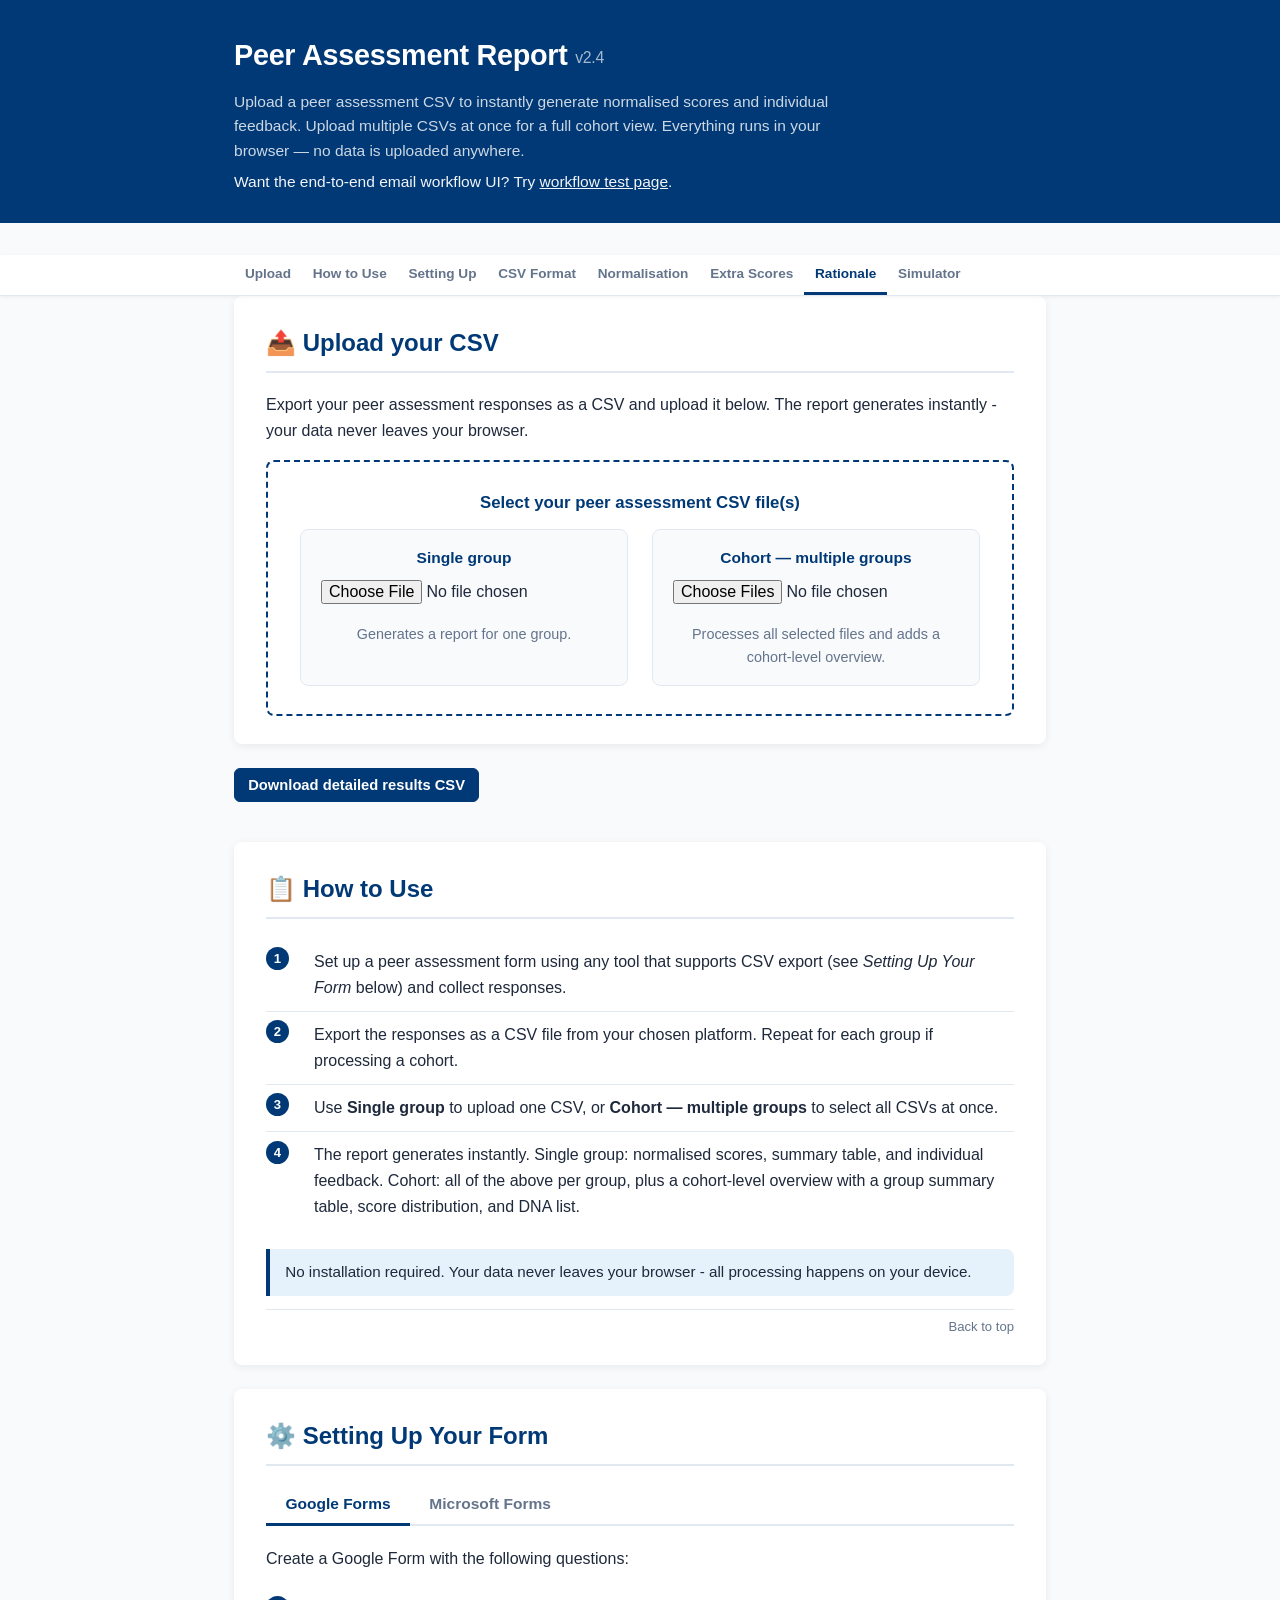
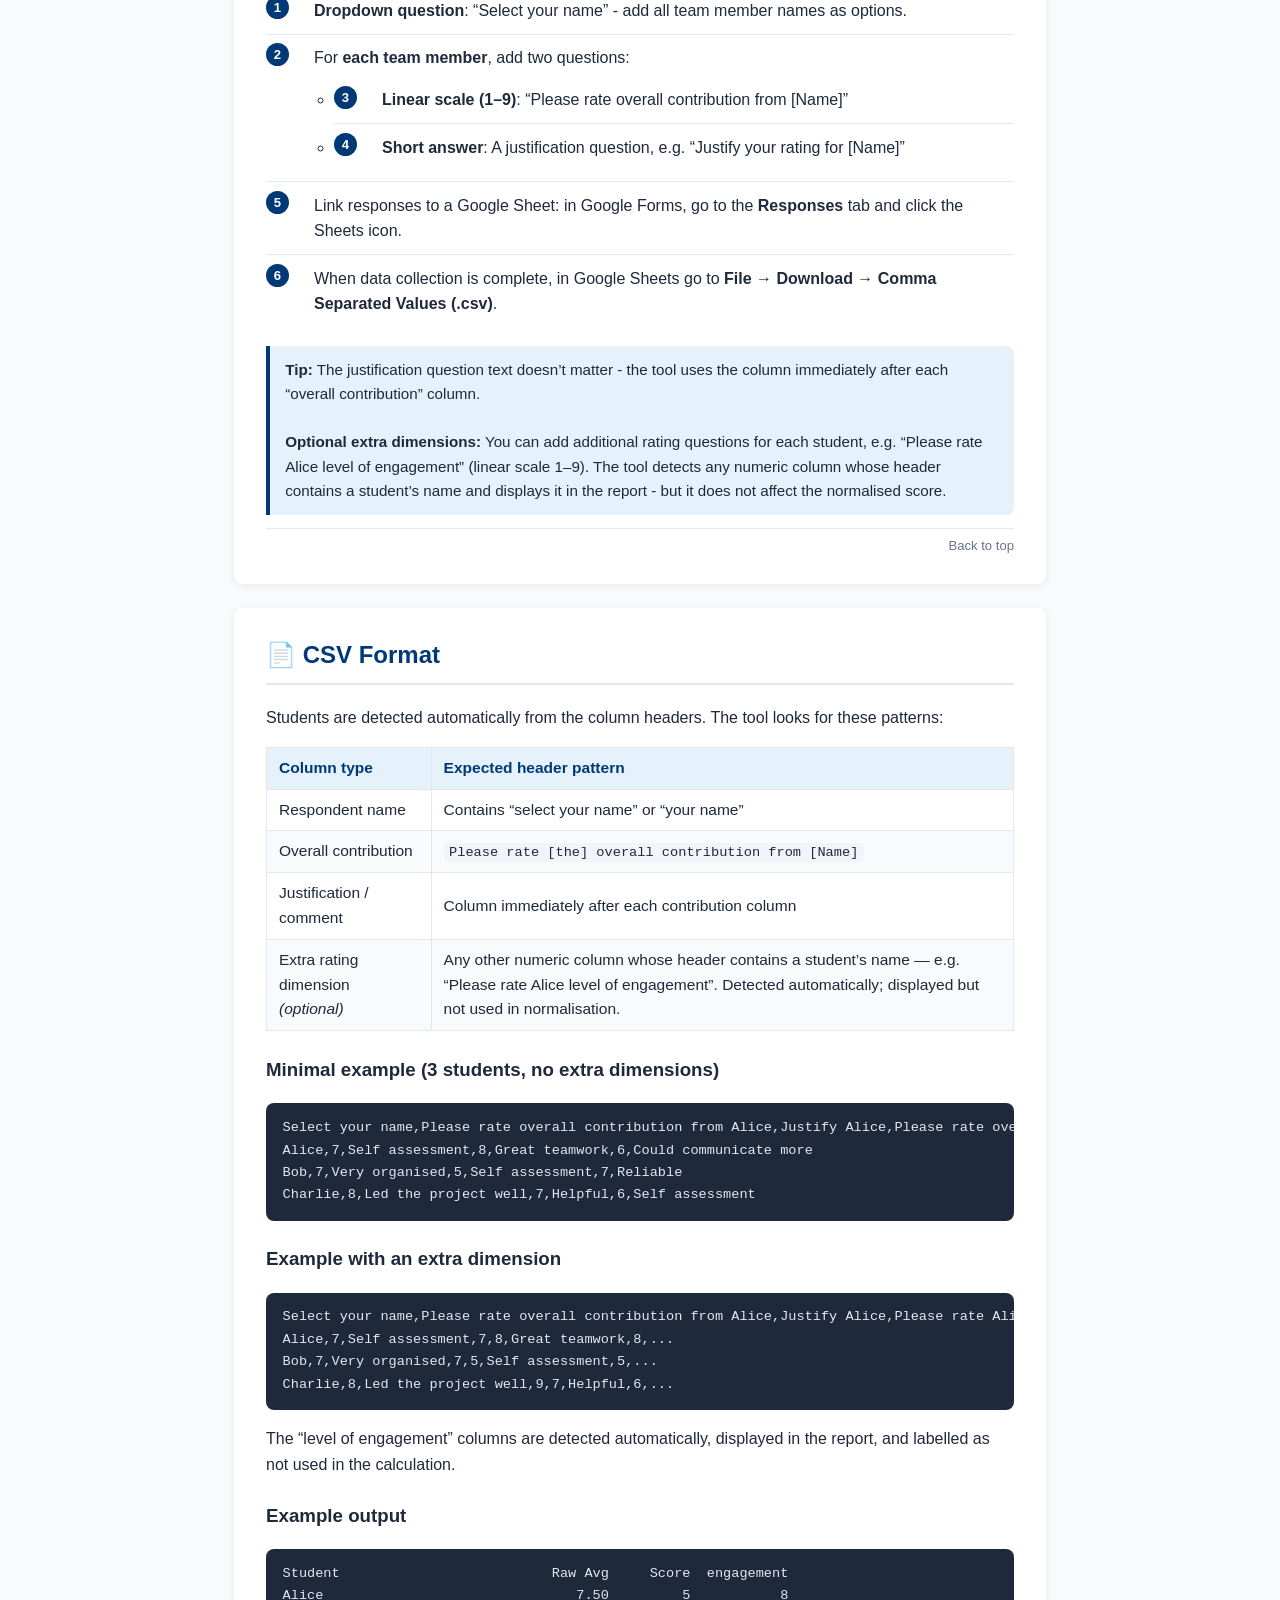
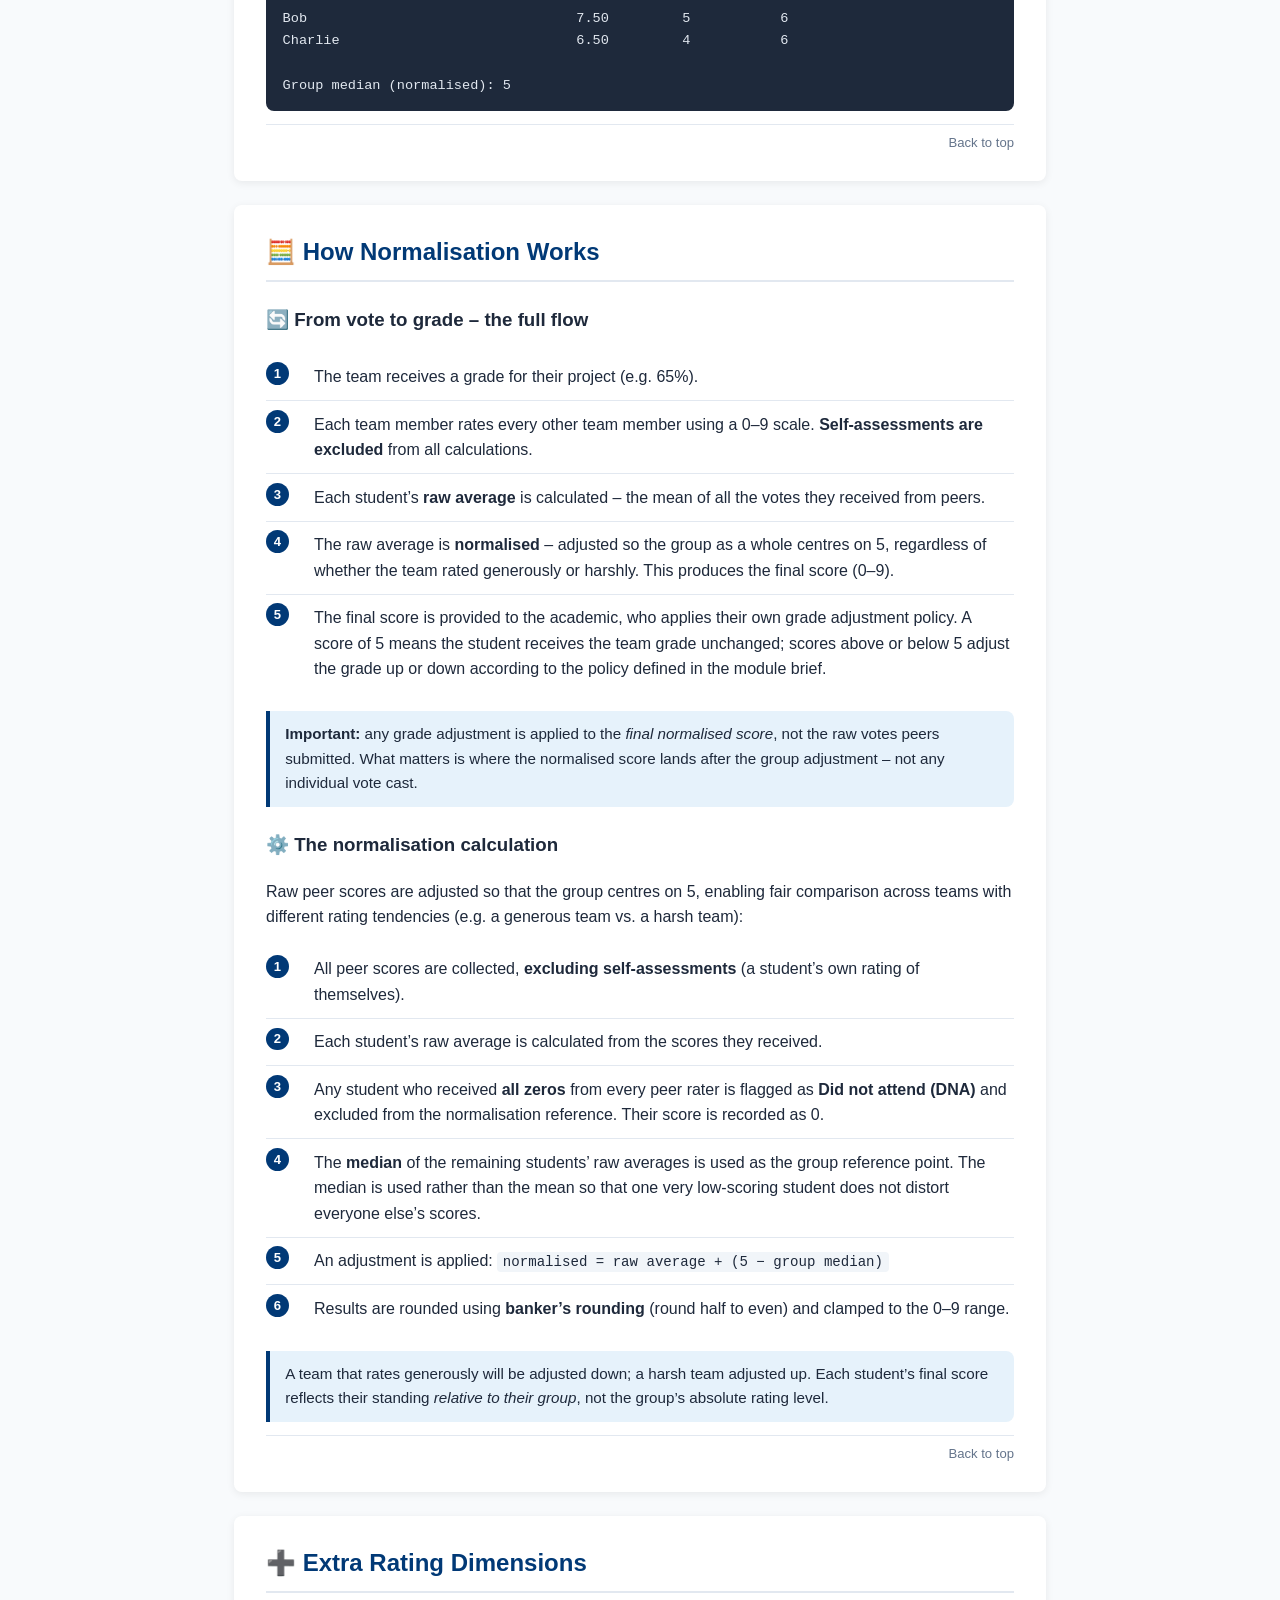
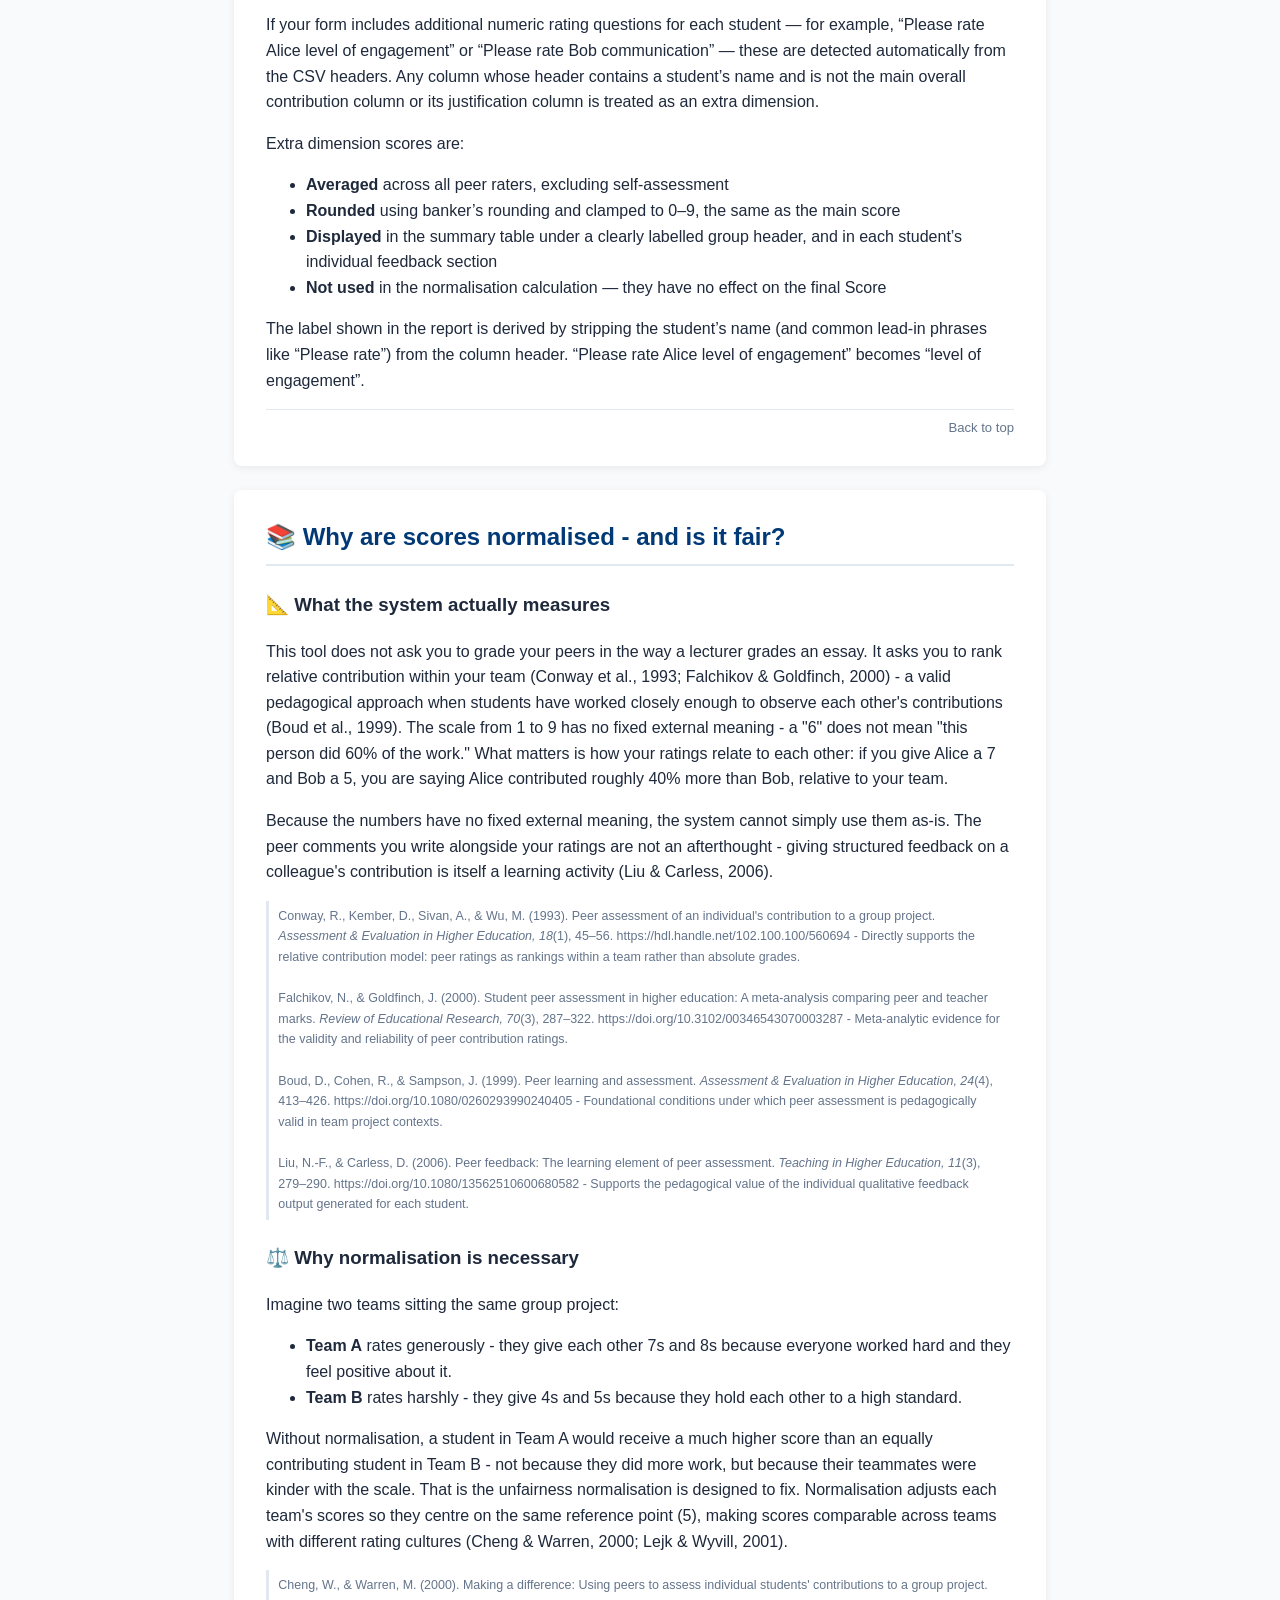
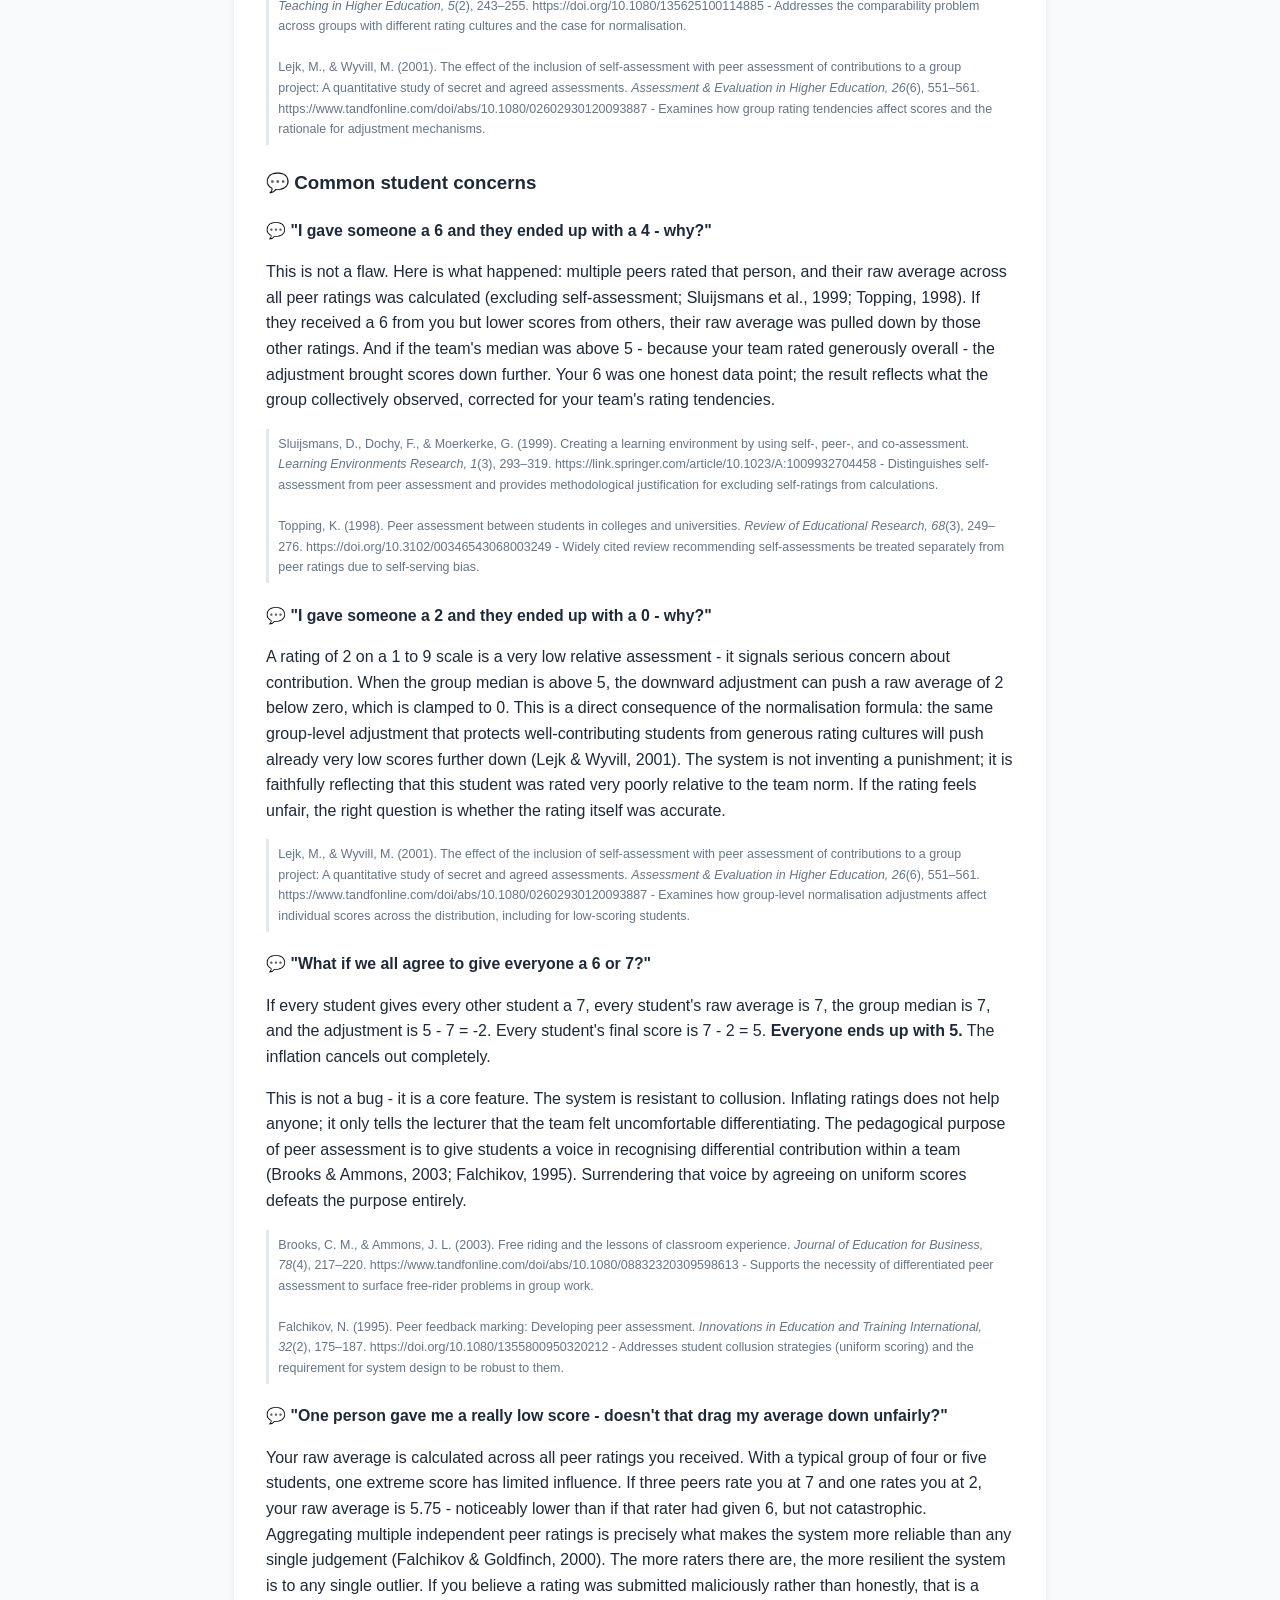
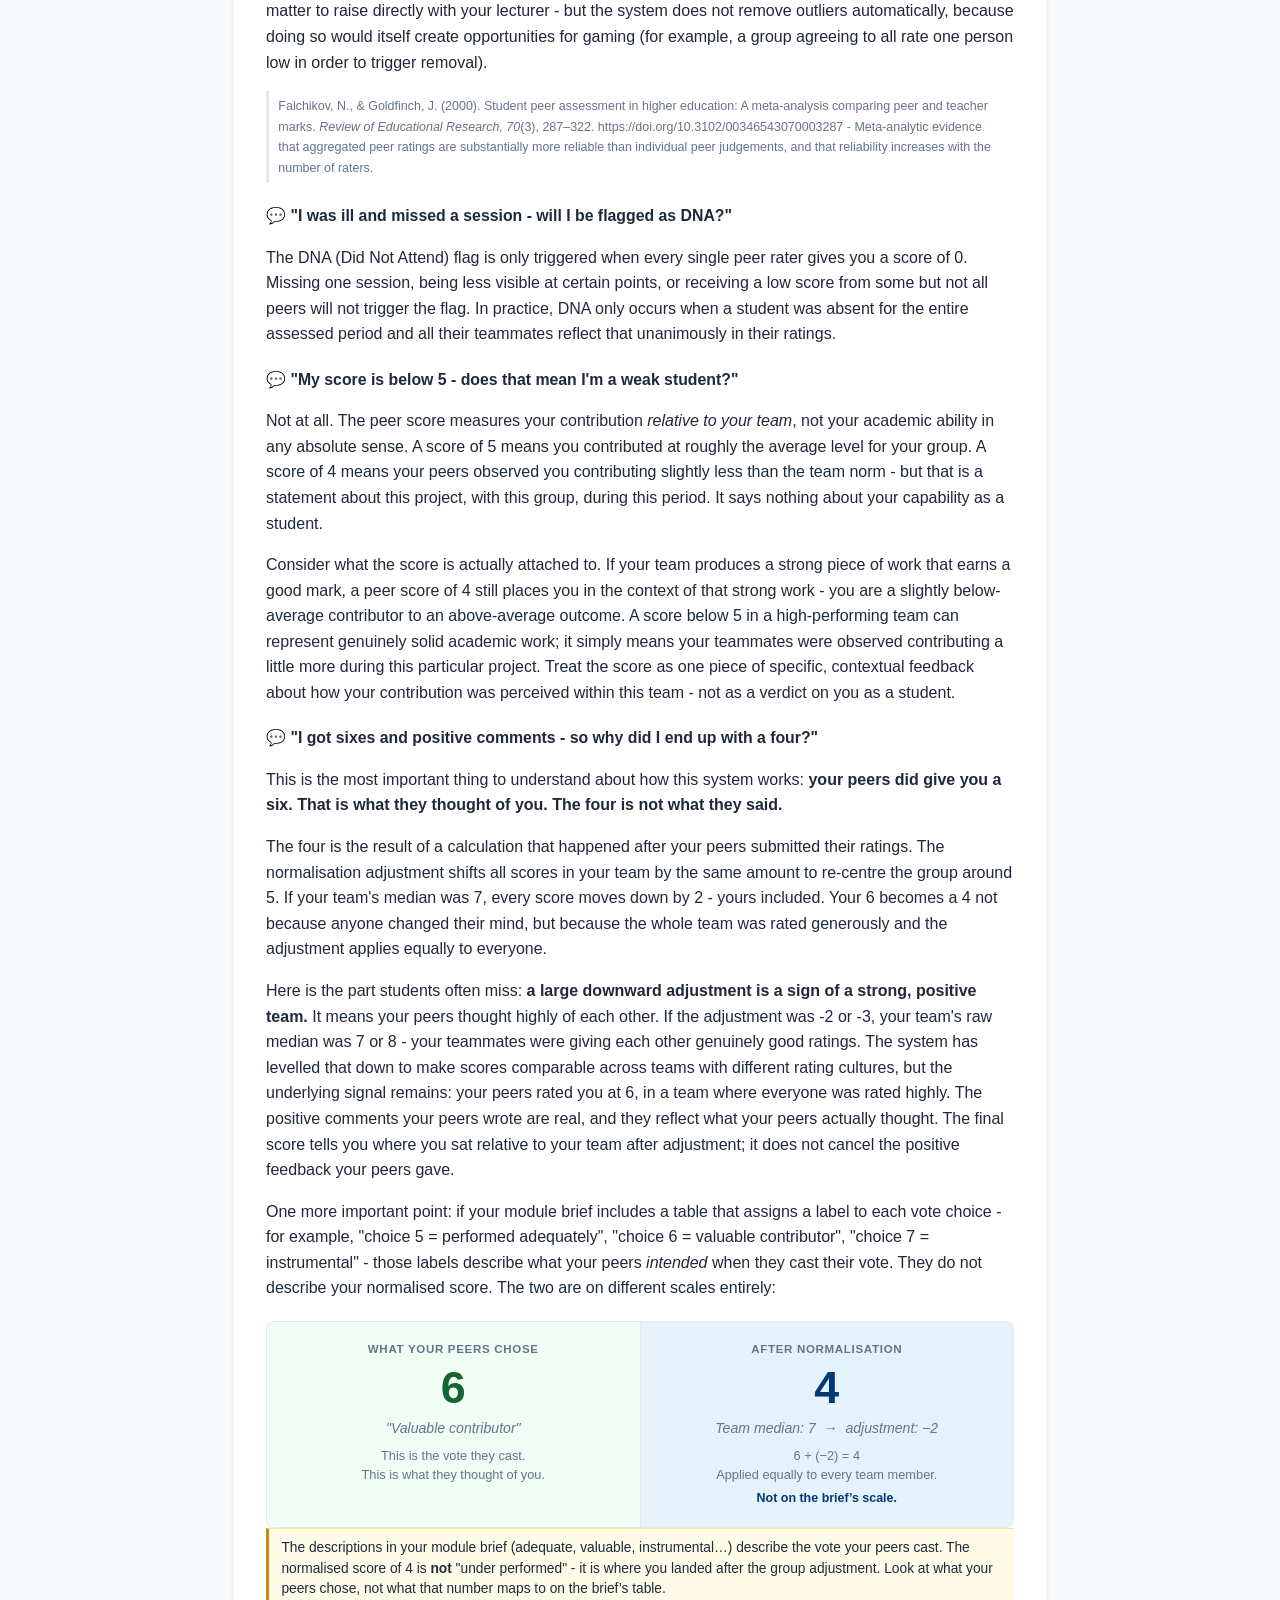
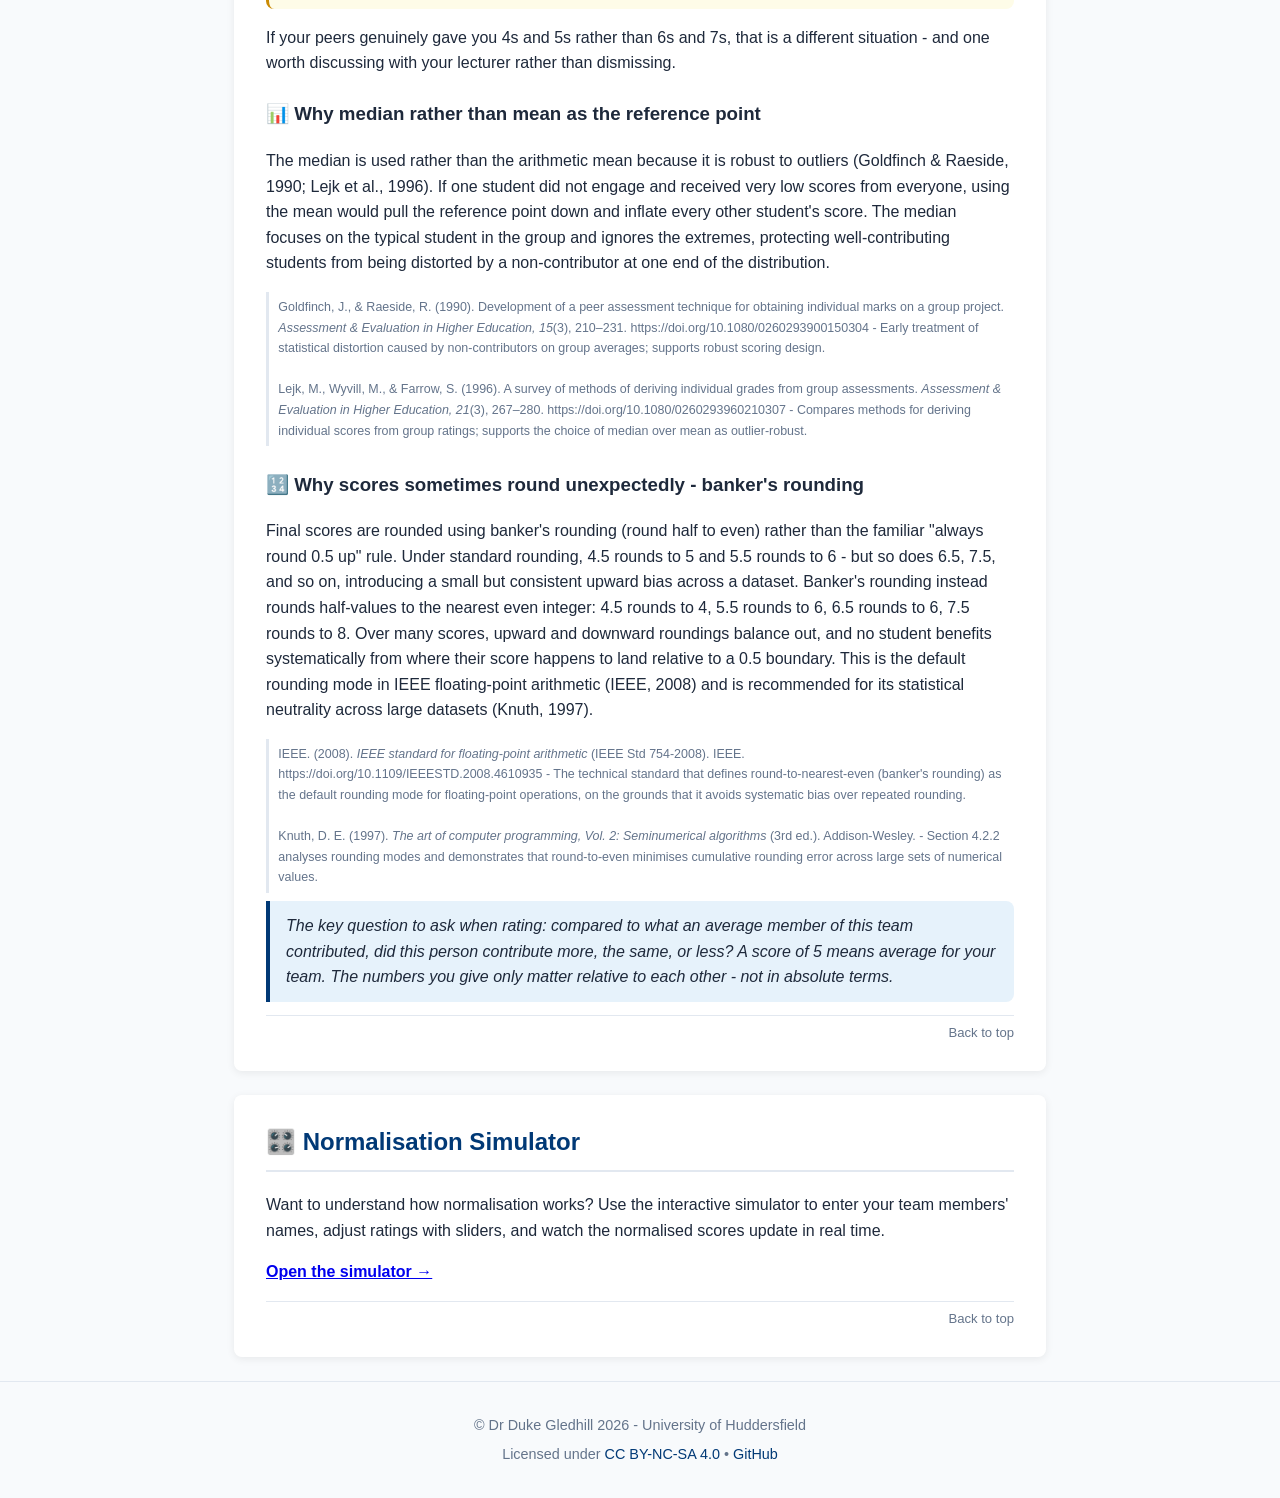
<file: docs/index.html>
<!DOCTYPE html>
<html lang="en">
<head>
    <meta charset="UTF-8">
    <meta name="viewport" content="width=device-width, initial-scale=1.0">
    <title>Peer Assessment Report</title>
    <link rel="stylesheet" href="style.css">
    <style>
        .section-nav {
            background: var(--white);
            border-bottom: 1px solid var(--border);
            position: sticky;
            top: 0;
            z-index: 100;
            box-shadow: 0 1px 4px rgba(0,0,0,0.06);
        }
        .section-nav ul {
            display: flex;
            flex-wrap: wrap;
            gap: 0;
            list-style: none;
            margin: 0 auto;
            padding: 0 1.5em;
            max-width: 860px;
        }
        .section-nav li { flex-shrink: 0; }
        .section-nav a {
            display: block;
            padding: 0.55em 0.8em;
            color: var(--text-muted);
            text-decoration: none;
            font-size: 0.85em;
            font-weight: bold;
            border-bottom: 3px solid transparent;
            white-space: nowrap;
            transition: color 0.15s, border-color 0.15s;
        }
        .section-nav a:hover { color: var(--blue); }
        .section-nav a.active { color: var(--blue); border-bottom-color: var(--blue); }
        .back-to-top {
            display: block;
            text-align: right;
            font-size: 0.82em;
            color: var(--text-muted);
            text-decoration: none;
            margin-top: 1em;
            padding-top: 0.5em;
            border-top: 1px solid var(--border);
        }
        .back-to-top:hover { color: var(--blue); }
        /* Offset anchor scroll targets so sticky nav doesn't obscure them */
        .upload-section, .docs-section {
            scroll-margin-top: 50px;
        }
        /* When upload-section is nested inside a docs-section card, remove outer margin */
        .docs-section .upload-section {
            margin-bottom: 0;
        }
        .upload-options {
            display: flex;
            gap: 1.5em;
            justify-content: center;
            flex-wrap: wrap;
            margin-top: 0.75em;
        }
        .upload-option {
            flex: 1;
            min-width: 220px;
            max-width: 340px;
            background: var(--bg);
            border: 1px solid var(--border);
            border-radius: var(--radius);
            padding: 1em 1.25em;
            text-align: center;
        }
        .upload-option-label {
            font-weight: bold;
            color: var(--blue);
            margin: 0 0 0.5em;
            font-size: 0.97em;
        }
        .group-report {
            background: var(--white);
            border: 1px solid var(--border);
            border-radius: var(--radius);
            margin-bottom: 1em;
            box-shadow: var(--shadow);
        }
        .group-report > summary {
            padding: 1em 1.25em;
            border-bottom: none;
            margin-bottom: 0;
            font-size: 1em;
        }
        details.group-report[open] > summary {
            border-bottom: 1px solid var(--border);
        }
        .group-report-body {
            padding: 1.25em 1.5em;
        }
    </style>
</head>
<body>

<header>
    <div class="container">
        <h1>Peer Assessment Report <span class="version">v2.4</span></h1>
        <p class="subtitle">Upload a peer assessment CSV to instantly generate normalised scores and individual feedback. Upload multiple CSVs at once for a full cohort view. Everything runs in your browser &mdash; no data is uploaded anywhere.</p>
        <p class="subtitle" style="margin-top:0.4em;opacity:0.95;">
            Want the end-to-end email workflow UI? Try <a href="workflow.html" style="color:#fff;text-decoration:underline;">workflow test page</a>.
        </p>
    </div>
</header>

<nav class="section-nav" aria-label="Page sections">
    <ul>
        <li><a href="#section=tool" data-section="tool">Upload</a></li>
        <li><a href="#section=how-to-use" data-section="how-to-use">How to Use</a></li>
        <li><a href="#section=setup" data-section="setup">Setting Up</a></li>
        <li><a href="#section=csv-format" data-section="csv-format">CSV Format</a></li>
        <li><a href="#section=normalisation" data-section="normalisation">Normalisation</a></li>
        <li><a href="#section=extra-scores" data-section="extra-scores">Extra Scores</a></li>
        <li><a href="#section=rationale" data-section="rationale">Rationale</a></li>
        <li><a href="#section=simulator" data-section="simulator">Simulator</a></li>
    </ul>
</nav>

<div class="container">

    <section class="docs-section" id="tool">
        <h2>📤 Upload your CSV</h2>
        <p>Export your peer assessment responses as a CSV and upload it below. The report generates instantly - your data never leaves your browser.</p>
        <div class="upload-section">
            <p class="upload-label">Select your peer assessment CSV file(s)</p>
            <div class="upload-options">
                <div class="upload-option">
                    <p class="upload-option-label">Single group</p>
                    <input type="file" id="csvFile" accept=".csv" />
                    <p class="upload-hint">Generates a report for one group.</p>
                </div>
                <div class="upload-option">
                    <p class="upload-option-label">Cohort &mdash; multiple groups</p>
                    <input type="file" id="csvFiles" accept=".csv" multiple />
                    <p class="upload-hint">Processes all selected files and adds a cohort-level overview.</p>
                </div>
            </div>
        </div>
    </section>

    <div id="exportActions" class="export-actions" hidden>
        <button id="exportCsvBtn" type="button" class="export-btn">Download detailed results CSV</button>
        <button id="exportSummaryCsvBtn" type="button" class="export-btn export-btn-secondary" hidden>Download cohort summary CSV</button>
        <p id="exportMeta" class="export-meta"></p>
    </div>

    <div id="output"></div>

    <section class="docs-section" id="how-to-use">
        <h2>📋 How to Use</h2>
        <ol class="steps">
            <li>Set up a peer assessment form using any tool that supports CSV export (see <em>Setting Up Your Form</em> below) and collect responses.</li>
            <li>Export the responses as a CSV file from your chosen platform. Repeat for each group if processing a cohort.</li>
            <li>Use <strong>Single group</strong> to upload one CSV, or <strong>Cohort &mdash; multiple groups</strong> to select all CSVs at once.</li>
            <li>The report generates instantly. Single group: normalised scores, summary table, and individual feedback. Cohort: all of the above per group, plus a cohort-level overview with a group summary table, score distribution, and DNA list.</li>
        </ol>
        <div class="tip">No installation required. Your data never leaves your browser - all processing happens on your device.</div>
        <a href="#" class="back-to-top">Back to top</a>
    </section>

    <section class="docs-section" id="setup">
        <h2>⚙️ Setting Up Your Form</h2>
        <div class="tabs">
            <div class="tab-btns" role="tablist">
                <button class="tab-btn active" role="tab" aria-selected="true" aria-controls="tab-google" onclick="switchTab(this, 'tab-google')">Google Forms</button>
                <button class="tab-btn" role="tab" aria-selected="false" aria-controls="tab-ms" onclick="switchTab(this, 'tab-ms')">Microsoft Forms</button>
            </div>

            <div id="tab-google" class="tab-panel active" role="tabpanel">
                <p>Create a Google Form with the following questions:</p>
                <ol class="steps">
                    <li><strong>Dropdown question</strong>: &ldquo;Select your name&rdquo; - add all team member names as options.</li>
                    <li>For <strong>each team member</strong>, add two questions:
                        <ul>
                            <li><strong>Linear scale (1&ndash;9)</strong>: &ldquo;Please rate overall contribution from [Name]&rdquo;</li>
                            <li><strong>Short answer</strong>: A justification question, e.g. &ldquo;Justify your rating for [Name]&rdquo;</li>
                        </ul>
                    </li>
                    <li>Link responses to a Google Sheet: in Google Forms, go to the <strong>Responses</strong> tab and click the Sheets icon.</li>
                    <li>When data collection is complete, in Google Sheets go to <strong>File &rarr; Download &rarr; Comma Separated Values (.csv)</strong>.</li>
                </ol>
                <div class="tip"><strong>Tip:</strong> The justification question text doesn&rsquo;t matter - the tool uses the column immediately after each &ldquo;overall contribution&rdquo; column.<br><br><strong>Optional extra dimensions:</strong> You can add additional rating questions for each student, e.g. &ldquo;Please rate Alice level of engagement&rdquo; (linear scale 1&ndash;9). The tool detects any numeric column whose header contains a student&rsquo;s name and displays it in the report - but it does not affect the normalised score.</div>
            </div>

            <div id="tab-ms" class="tab-panel" role="tabpanel">
                <p>Create a Microsoft Form at <a href="https://forms.office.com" target="_blank" rel="noopener">forms.office.com</a> with the following questions:</p>
                <ol class="steps">
                    <li><strong>Choice question</strong>: &ldquo;Select your name&rdquo; - add all team member names as options. Set to allow one answer (dropdown).</li>
                    <li>For <strong>each team member</strong>, add two questions:
                        <ul>
                            <li><strong>Choice question</strong> with options 1, 2, 3 &hellip; 9: &ldquo;Please rate overall contribution from [Name]&rdquo;. Set to allow one answer (dropdown).</li>
                            <li><strong>Text question</strong>: A justification question, e.g. &ldquo;Justify your rating for [Name]&rdquo;</li>
                        </ul>
                    </li>
                    <li>Share the form with your team and collect responses.</li>
                    <li>When data collection is complete, go to the <strong>Responses</strong> tab and click <strong>Open in Excel</strong>. Then in Excel go to <strong>File &rarr; Save As &rarr; CSV UTF-8 (.csv)</strong>.</li>
                </ol>
                <div class="tip"><strong>Tip:</strong> Use a <strong>Choice</strong> question (not Rating) for the 1&ndash;9 scores - this ensures values export as plain numbers. Include &ldquo;Select your name&rdquo; even if your form requires sign-in, as the tool uses this column to exclude self-assessments.<br><br><strong>Optional extra dimensions:</strong> You can add additional Choice questions (options 1&ndash;9) for each student, e.g. &ldquo;Please rate Alice level of engagement&rdquo;. The tool detects any numeric column whose header contains a student&rsquo;s name and displays it in the report - but it does not affect the normalised score.</div>
            </div>
        </div>
        <a href="#" class="back-to-top">Back to top</a>
    </section>

    <section class="docs-section" id="csv-format">
        <h2>📄 CSV Format</h2>
        <p>Students are detected automatically from the column headers. The tool looks for these patterns:</p>
        <table>
            <thead>
                <tr><th>Column type</th><th>Expected header pattern</th></tr>
            </thead>
            <tbody>
                <tr><td>Respondent name</td><td>Contains &ldquo;select your name&rdquo; or &ldquo;your name&rdquo;</td></tr>
                <tr><td>Overall contribution</td><td><code>Please rate [the] overall contribution from [Name]</code></td></tr>
                <tr><td>Justification / comment</td><td>Column immediately after each contribution column</td></tr>
                <tr><td>Extra rating dimension <em>(optional)</em></td><td>Any other numeric column whose header contains a student&rsquo;s name &mdash; e.g. &ldquo;Please rate Alice level of engagement&rdquo;. Detected automatically; displayed but not used in normalisation.</td></tr>
            </tbody>
        </table>
        <h3>Minimal example (3 students, no extra dimensions)</h3>
<pre><code>Select your name,Please rate overall contribution from Alice,Justify Alice,Please rate overall contribution from Bob,Justify Bob,Please rate overall contribution from Charlie,Justify Charlie
Alice,7,Self assessment,8,Great teamwork,6,Could communicate more
Bob,7,Very organised,5,Self assessment,7,Reliable
Charlie,8,Led the project well,7,Helpful,6,Self assessment</code></pre>
        <h3>Example with an extra dimension</h3>
<pre><code>Select your name,Please rate overall contribution from Alice,Justify Alice,Please rate Alice level of engagement,Please rate overall contribution from Bob,Justify Bob,Please rate Bob level of engagement,...
Alice,7,Self assessment,7,8,Great teamwork,8,...
Bob,7,Very organised,7,5,Self assessment,5,...
Charlie,8,Led the project well,9,7,Helpful,6,...</code></pre>
        <p>The &ldquo;level of engagement&rdquo; columns are detected automatically, displayed in the report, and labelled as not used in the calculation.</p>
        <h3>Example output</h3>
<pre><code>Student                          Raw Avg     Score  engagement
Alice                               7.50         5           8
Bob                                 7.50         5           6
Charlie                             6.50         4           6

Group median (normalised): 5</code></pre>
        <a href="#" class="back-to-top">Back to top</a>
    </section>

    <section class="docs-section" id="normalisation">
        <h2>🧮 How Normalisation Works</h2>

        <h3>🔄 From vote to grade &ndash; the full flow</h3>
        <ol class="steps">
            <li>The team receives a grade for their project (e.g. 65%).</li>
            <li>Each team member rates every other team member using a 0&ndash;9 scale. <strong>Self-assessments are excluded</strong> from all calculations.</li>
            <li>Each student&rsquo;s <strong>raw average</strong> is calculated &ndash; the mean of all the votes they received from peers.</li>
            <li>The raw average is <strong>normalised</strong> &ndash; adjusted so the group as a whole centres on 5, regardless of whether the team rated generously or harshly. This produces the final score (0&ndash;9).</li>
            <li>The final score is provided to the academic, who applies their own grade adjustment policy. A score of 5 means the student receives the team grade unchanged; scores above or below 5 adjust the grade up or down according to the policy defined in the module brief.</li>
        </ol>
        <div class="tip"><strong>Important:</strong> any grade adjustment is applied to the <em>final normalised score</em>, not the raw votes peers submitted. What matters is where the normalised score lands after the group adjustment &ndash; not any individual vote cast.</div>

        <h3>⚙️ The normalisation calculation</h3>
        <p>Raw peer scores are adjusted so that the group centres on 5, enabling fair comparison across teams with different rating tendencies (e.g. a generous team vs. a harsh team):</p>
        <ol class="steps">
            <li>All peer scores are collected, <strong>excluding self-assessments</strong> (a student&rsquo;s own rating of themselves).</li>
            <li>Each student&rsquo;s raw average is calculated from the scores they received.</li>
            <li>Any student who received <strong>all zeros</strong> from every peer rater is flagged as <strong>Did not attend (DNA)</strong> and excluded from the normalisation reference. Their score is recorded as 0.</li>
            <li>The <strong>median</strong> of the remaining students&rsquo; raw averages is used as the group reference point. The median is used rather than the mean so that one very low-scoring student does not distort everyone else&rsquo;s scores.</li>
            <li>An adjustment is applied: <code>normalised = raw average + (5 &minus; group median)</code></li>
            <li>Results are rounded using <strong>banker&rsquo;s rounding</strong> (round half to even) and clamped to the 0&ndash;9 range.</li>
        </ol>
        <div class="tip">A team that rates generously will be adjusted down; a harsh team adjusted up. Each student&rsquo;s final score reflects their standing <em>relative to their group</em>, not the group&rsquo;s absolute rating level.</div>
        <a href="#" class="back-to-top">Back to top</a>
    </section>

    <section class="docs-section" id="extra-scores">
        <h2>➕ Extra Rating Dimensions</h2>
        <p>If your form includes additional numeric rating questions for each student &mdash; for example, &ldquo;Please rate Alice level of engagement&rdquo; or &ldquo;Please rate Bob communication&rdquo; &mdash; these are detected automatically from the CSV headers. Any column whose header contains a student&rsquo;s name and is not the main overall contribution column or its justification column is treated as an extra dimension.</p>
        <p>Extra dimension scores are:</p>
        <ul>
            <li><strong>Averaged</strong> across all peer raters, excluding self-assessment</li>
            <li><strong>Rounded</strong> using banker&rsquo;s rounding and clamped to 0&ndash;9, the same as the main score</li>
            <li><strong>Displayed</strong> in the summary table under a clearly labelled group header, and in each student&rsquo;s individual feedback section</li>
            <li><strong>Not used</strong> in the normalisation calculation &mdash; they have no effect on the final Score</li>
        </ul>
        <p>The label shown in the report is derived by stripping the student&rsquo;s name (and common lead-in phrases like &ldquo;Please rate&rdquo;) from the column header. &ldquo;Please rate Alice level of engagement&rdquo; becomes &ldquo;level of engagement&rdquo;.</p>
        <a href="#" class="back-to-top">Back to top</a>
    </section>

    <section class="docs-section" id="rationale">
        <h2>📚 Why are scores normalised - and is it fair?</h2>

            <h3>📐 What the system actually measures</h3>
            <p>This tool does not ask you to grade your peers in the way a lecturer grades an essay. It asks you to rank relative contribution within your team (Conway et al., 1993; Falchikov &amp; Goldfinch, 2000) - a valid pedagogical approach when students have worked closely enough to observe each other's contributions (Boud et al., 1999). The scale from 1 to 9 has no fixed external meaning - a "6" does not mean "this person did 60% of the work." What matters is how your ratings relate to each other: if you give Alice a 7 and Bob a 5, you are saying Alice contributed roughly 40% more than Bob, relative to your team.</p>
            <p>Because the numbers have no fixed external meaning, the system cannot simply use them as-is. The peer comments you write alongside your ratings are not an afterthought - giving structured feedback on a colleague's contribution is itself a learning activity (Liu &amp; Carless, 2006).</p>
            <div class="ref-block">
                Conway, R., Kember, D., Sivan, A., &amp; Wu, M. (1993). Peer assessment of an individual's contribution to a group project. <em>Assessment &amp; Evaluation in Higher Education, 18</em>(1), 45&ndash;56. https://hdl.handle.net/102.100.100/560694 - Directly supports the relative contribution model: peer ratings as rankings within a team rather than absolute grades.<br><br>
                Falchikov, N., &amp; Goldfinch, J. (2000). Student peer assessment in higher education: A meta-analysis comparing peer and teacher marks. <em>Review of Educational Research, 70</em>(3), 287&ndash;322. https://doi.org/10.3102/00346543070003287 - Meta-analytic evidence for the validity and reliability of peer contribution ratings.<br><br>
                Boud, D., Cohen, R., &amp; Sampson, J. (1999). Peer learning and assessment. <em>Assessment &amp; Evaluation in Higher Education, 24</em>(4), 413&ndash;426. https://doi.org/10.1080/0260293990240405 - Foundational conditions under which peer assessment is pedagogically valid in team project contexts.<br><br>
                Liu, N.-F., &amp; Carless, D. (2006). Peer feedback: The learning element of peer assessment. <em>Teaching in Higher Education, 11</em>(3), 279&ndash;290. https://doi.org/10.1080/13562510600680582 - Supports the pedagogical value of the individual qualitative feedback output generated for each student.
            </div>

            <h3>⚖️ Why normalisation is necessary</h3>
            <p>Imagine two teams sitting the same group project:</p>
            <ul>
                <li><strong>Team A</strong> rates generously - they give each other 7s and 8s because everyone worked hard and they feel positive about it.</li>
                <li><strong>Team B</strong> rates harshly - they give 4s and 5s because they hold each other to a high standard.</li>
            </ul>
            <p>Without normalisation, a student in Team A would receive a much higher score than an equally contributing student in Team B - not because they did more work, but because their teammates were kinder with the scale. That is the unfairness normalisation is designed to fix. Normalisation adjusts each team's scores so they centre on the same reference point (5), making scores comparable across teams with different rating cultures (Cheng &amp; Warren, 2000; Lejk &amp; Wyvill, 2001).</p>
            <div class="ref-block">
                Cheng, W., &amp; Warren, M. (2000). Making a difference: Using peers to assess individual students' contributions to a group project. <em>Teaching in Higher Education, 5</em>(2), 243&ndash;255. https://doi.org/10.1080/135625100114885 - Addresses the comparability problem across groups with different rating cultures and the case for normalisation.<br><br>
                Lejk, M., &amp; Wyvill, M. (2001). The effect of the inclusion of self-assessment with peer assessment of contributions to a group project: A quantitative study of secret and agreed assessments. <em>Assessment &amp; Evaluation in Higher Education, 26</em>(6), 551&ndash;561. https://www.tandfonline.com/doi/abs/10.1080/02602930120093887 - Examines how group rating tendencies affect scores and the rationale for adjustment mechanisms.
            </div>

            <h3>💬 Common student concerns</h3>

            <p class="rationale-q">💬 "I gave someone a 6 and they ended up with a 4 - why?"</p>
            <p>This is not a flaw. Here is what happened: multiple peers rated that person, and their raw average across all peer ratings was calculated (excluding self-assessment; Sluijsmans et al., 1999; Topping, 1998). If they received a 6 from you but lower scores from others, their raw average was pulled down by those other ratings. And if the team's median was above 5 - because your team rated generously overall - the adjustment brought scores down further. Your 6 was one honest data point; the result reflects what the group collectively observed, corrected for your team's rating tendencies.</p>
            <div class="ref-block">
                Sluijsmans, D., Dochy, F., &amp; Moerkerke, G. (1999). Creating a learning environment by using self-, peer-, and co-assessment. <em>Learning Environments Research, 1</em>(3), 293&ndash;319. https://link.springer.com/article/10.1023/A:1009932704458 - Distinguishes self-assessment from peer assessment and provides methodological justification for excluding self-ratings from calculations.<br><br>
                Topping, K. (1998). Peer assessment between students in colleges and universities. <em>Review of Educational Research, 68</em>(3), 249&ndash;276. https://doi.org/10.3102/00346543068003249 - Widely cited review recommending self-assessments be treated separately from peer ratings due to self-serving bias.
            </div>

            <p class="rationale-q">💬 "I gave someone a 2 and they ended up with a 0 - why?"</p>
            <p>A rating of 2 on a 1 to 9 scale is a very low relative assessment - it signals serious concern about contribution. When the group median is above 5, the downward adjustment can push a raw average of 2 below zero, which is clamped to 0. This is a direct consequence of the normalisation formula: the same group-level adjustment that protects well-contributing students from generous rating cultures will push already very low scores further down (Lejk &amp; Wyvill, 2001). The system is not inventing a punishment; it is faithfully reflecting that this student was rated very poorly relative to the team norm. If the rating feels unfair, the right question is whether the rating itself was accurate.</p>
            <div class="ref-block">
                Lejk, M., &amp; Wyvill, M. (2001). The effect of the inclusion of self-assessment with peer assessment of contributions to a group project: A quantitative study of secret and agreed assessments. <em>Assessment &amp; Evaluation in Higher Education, 26</em>(6), 551&ndash;561. https://www.tandfonline.com/doi/abs/10.1080/02602930120093887 - Examines how group-level normalisation adjustments affect individual scores across the distribution, including for low-scoring students.
            </div>

            <p class="rationale-q">💬 "What if we all agree to give everyone a 6 or 7?"</p>
            <p>If every student gives every other student a 7, every student's raw average is 7, the group median is 7, and the adjustment is 5 - 7 = -2. Every student's final score is 7 - 2 = 5. <strong>Everyone ends up with 5.</strong> The inflation cancels out completely.</p>
            <p>This is not a bug - it is a core feature. The system is resistant to collusion. Inflating ratings does not help anyone; it only tells the lecturer that the team felt uncomfortable differentiating. The pedagogical purpose of peer assessment is to give students a voice in recognising differential contribution within a team (Brooks &amp; Ammons, 2003; Falchikov, 1995). Surrendering that voice by agreeing on uniform scores defeats the purpose entirely.</p>
            <div class="ref-block">
                Brooks, C. M., &amp; Ammons, J. L. (2003). Free riding and the lessons of classroom experience. <em>Journal of Education for Business, 78</em>(4), 217&ndash;220. https://www.tandfonline.com/doi/abs/10.1080/08832320309598613 - Supports the necessity of differentiated peer assessment to surface free-rider problems in group work.<br><br>
                Falchikov, N. (1995). Peer feedback marking: Developing peer assessment. <em>Innovations in Education and Training International, 32</em>(2), 175&ndash;187. https://doi.org/10.1080/1355800950320212 - Addresses student collusion strategies (uniform scoring) and the requirement for system design to be robust to them.
            </div>

            <p class="rationale-q">💬 "One person gave me a really low score - doesn't that drag my average down unfairly?"</p>
            <p>Your raw average is calculated across all peer ratings you received. With a typical group of four or five students, one extreme score has limited influence. If three peers rate you at 7 and one rates you at 2, your raw average is 5.75 - noticeably lower than if that rater had given 6, but not catastrophic. Aggregating multiple independent peer ratings is precisely what makes the system more reliable than any single judgement (Falchikov &amp; Goldfinch, 2000). The more raters there are, the more resilient the system is to any single outlier. If you believe a rating was submitted maliciously rather than honestly, that is a matter to raise directly with your lecturer - but the system does not remove outliers automatically, because doing so would itself create opportunities for gaming (for example, a group agreeing to all rate one person low in order to trigger removal).</p>
            <div class="ref-block">
                Falchikov, N., &amp; Goldfinch, J. (2000). Student peer assessment in higher education: A meta-analysis comparing peer and teacher marks. <em>Review of Educational Research, 70</em>(3), 287&ndash;322. https://doi.org/10.3102/00346543070003287 - Meta-analytic evidence that aggregated peer ratings are substantially more reliable than individual peer judgements, and that reliability increases with the number of raters.
            </div>

            <p class="rationale-q">💬 "I was ill and missed a session - will I be flagged as DNA?"</p>
            <p>The DNA (Did Not Attend) flag is only triggered when every single peer rater gives you a score of 0. Missing one session, being less visible at certain points, or receiving a low score from some but not all peers will not trigger the flag. In practice, DNA only occurs when a student was absent for the entire assessed period and all their teammates reflect that unanimously in their ratings.</p>

            <p class="rationale-q">💬 "My score is below 5 - does that mean I'm a weak student?"</p>
            <p>Not at all. The peer score measures your contribution <em>relative to your team</em>, not your academic ability in any absolute sense. A score of 5 means you contributed at roughly the average level for your group. A score of 4 means your peers observed you contributing slightly less than the team norm - but that is a statement about this project, with this group, during this period. It says nothing about your capability as a student.</p>
            <p>Consider what the score is actually attached to. If your team produces a strong piece of work that earns a good mark, a peer score of 4 still places you in the context of that strong work - you are a slightly below-average contributor to an above-average outcome. A score below 5 in a high-performing team can represent genuinely solid academic work; it simply means your teammates were observed contributing a little more during this particular project. Treat the score as one piece of specific, contextual feedback about how your contribution was perceived within this team - not as a verdict on you as a student.</p>

            <p class="rationale-q">💬 "I got sixes and positive comments - so why did I end up with a four?"</p>
            <p>This is the most important thing to understand about how this system works: <strong>your peers did give you a six. That is what they thought of you. The four is not what they said.</strong></p>
            <p>The four is the result of a calculation that happened after your peers submitted their ratings. The normalisation adjustment shifts all scores in your team by the same amount to re-centre the group around 5. If your team's median was 7, every score moves down by 2 - yours included. Your 6 becomes a 4 not because anyone changed their mind, but because the whole team was rated generously and the adjustment applies equally to everyone.</p>
            <p>Here is the part students often miss: <strong>a large downward adjustment is a sign of a strong, positive team.</strong> It means your peers thought highly of each other. If the adjustment was -2 or -3, your team's raw median was 7 or 8 - your teammates were giving each other genuinely good ratings. The system has levelled that down to make scores comparable across teams with different rating cultures, but the underlying signal remains: your peers rated you at 6, in a team where everyone was rated highly. The positive comments your peers wrote are real, and they reflect what your peers actually thought. The final score tells you where you sat relative to your team after adjustment; it does not cancel the positive feedback your peers gave.</p>
            <p>One more important point: if your module brief includes a table that assigns a label to each vote choice - for example, "choice 5 = performed adequately", "choice 6 = valuable contributor", "choice 7 = instrumental" - those labels describe what your peers <em>intended</em> when they cast their vote. They do not describe your normalised score. The two are on different scales entirely:</p>
            <div class="scale-split">
                <div class="scale-panel scale-peer">
                    <div class="scale-panel-label">What your peers chose</div>
                    <div class="scale-big-num">6</div>
                    <div class="scale-brief-label">"Valuable contributor"</div>
                    <p class="scale-working">This is the vote they cast.<br>This is what they thought of you.</p>
                </div>
                <div class="scale-panel scale-norm">
                    <div class="scale-panel-label">After normalisation</div>
                    <div class="scale-big-num">4</div>
                    <div class="scale-brief-label">Team median: 7 &nbsp;&rarr;&nbsp; adjustment: &minus;2</div>
                    <p class="scale-working">6 + (&minus;2) = 4<br>Applied equally to every team member.</p>
                    <p class="scale-not-same">Not on the brief&rsquo;s scale.</p>
                </div>
            </div>
            <div class="scale-caption">The descriptions in your module brief (adequate, valuable, instrumental&hellip;) describe the vote your peers cast. The normalised score of 4 is <strong>not</strong> "under performed" - it is where you landed after the group adjustment. Look at what your peers chose, not what that number maps to on the brief&rsquo;s table.</div>
            <p>If your peers genuinely gave you 4s and 5s rather than 6s and 7s, that is a different situation - and one worth discussing with your lecturer rather than dismissing.</p>

            <h3>📊 Why median rather than mean as the reference point</h3>
            <p>The median is used rather than the arithmetic mean because it is robust to outliers (Goldfinch &amp; Raeside, 1990; Lejk et al., 1996). If one student did not engage and received very low scores from everyone, using the mean would pull the reference point down and inflate every other student's score. The median focuses on the typical student in the group and ignores the extremes, protecting well-contributing students from being distorted by a non-contributor at one end of the distribution.</p>
            <div class="ref-block">
                Goldfinch, J., &amp; Raeside, R. (1990). Development of a peer assessment technique for obtaining individual marks on a group project. <em>Assessment &amp; Evaluation in Higher Education, 15</em>(3), 210&ndash;231. https://doi.org/10.1080/0260293900150304 - Early treatment of statistical distortion caused by non-contributors on group averages; supports robust scoring design.<br><br>
                Lejk, M., Wyvill, M., &amp; Farrow, S. (1996). A survey of methods of deriving individual grades from group assessments. <em>Assessment &amp; Evaluation in Higher Education, 21</em>(3), 267&ndash;280. https://doi.org/10.1080/0260293960210307 - Compares methods for deriving individual scores from group ratings; supports the choice of median over mean as outlier-robust.
            </div>

            <h3>🔢 Why scores sometimes round unexpectedly - banker's rounding</h3>
            <p>Final scores are rounded using banker's rounding (round half to even) rather than the familiar "always round 0.5 up" rule. Under standard rounding, 4.5 rounds to 5 and 5.5 rounds to 6 - but so does 6.5, 7.5, and so on, introducing a small but consistent upward bias across a dataset. Banker's rounding instead rounds half-values to the nearest even integer: 4.5 rounds to 4, 5.5 rounds to 6, 6.5 rounds to 6, 7.5 rounds to 8. Over many scores, upward and downward roundings balance out, and no student benefits systematically from where their score happens to land relative to a 0.5 boundary. This is the default rounding mode in IEEE floating-point arithmetic (IEEE, 2008) and is recommended for its statistical neutrality across large datasets (Knuth, 1997).</p>
            <div class="ref-block">
                IEEE. (2008). <em>IEEE standard for floating-point arithmetic</em> (IEEE Std 754-2008). IEEE. https://doi.org/10.1109/IEEESTD.2008.4610935 - The technical standard that defines round-to-nearest-even (banker's rounding) as the default rounding mode for floating-point operations, on the grounds that it avoids systematic bias over repeated rounding.<br><br>
                Knuth, D. E. (1997). <em>The art of computer programming, Vol. 2: Seminumerical algorithms</em> (3rd ed.). Addison-Wesley. - Section 4.2.2 analyses rounding modes and demonstrates that round-to-even minimises cumulative rounding error across large sets of numerical values.
            </div>

            <div class="rationale-callout">The key question to ask when rating: compared to what an average member of this team contributed, did this person contribute more, the same, or less? A score of 5 means average for your team. The numbers you give only matter relative to each other - not in absolute terms.</div>
        <a href="#" class="back-to-top">Back to top</a>
    </section>

    <section class="docs-section" id="simulator">
        <h2>🎛️ Normalisation Simulator</h2>
        <p>Want to understand how normalisation works? Use the interactive simulator to enter your team members' names, adjust ratings with sliders, and watch the normalised scores update in real time.</p>
        <p><a href="simulator.html"><strong>Open the simulator &rarr;</strong></a></p>
        <a href="#" class="back-to-top">Back to top</a>
    </section>


</div>

<footer>
    <div class="container">
        &copy; Dr Duke Gledhill 2026 - University of Huddersfield<br>
        Licensed under <a href="https://creativecommons.org/licenses/by-nc-sa/4.0/" target="_blank" rel="noopener">CC BY-NC-SA 4.0</a>
        &bull;
        <a href="https://github.com/drdukegledhill/PeerAssessmentforTeamProjects" target="_blank" rel="noopener">GitHub</a>
    </div>
</footer>

<script src="app.js"></script>
<script>
    /*
     * switchTab() is called from onclick attributes in the HTML above.
     * It is defined in app.js (loaded first), so it is available here.
     * This inline block exists only to document that dependency.
     */

</script>
</body>
</html>
</file>
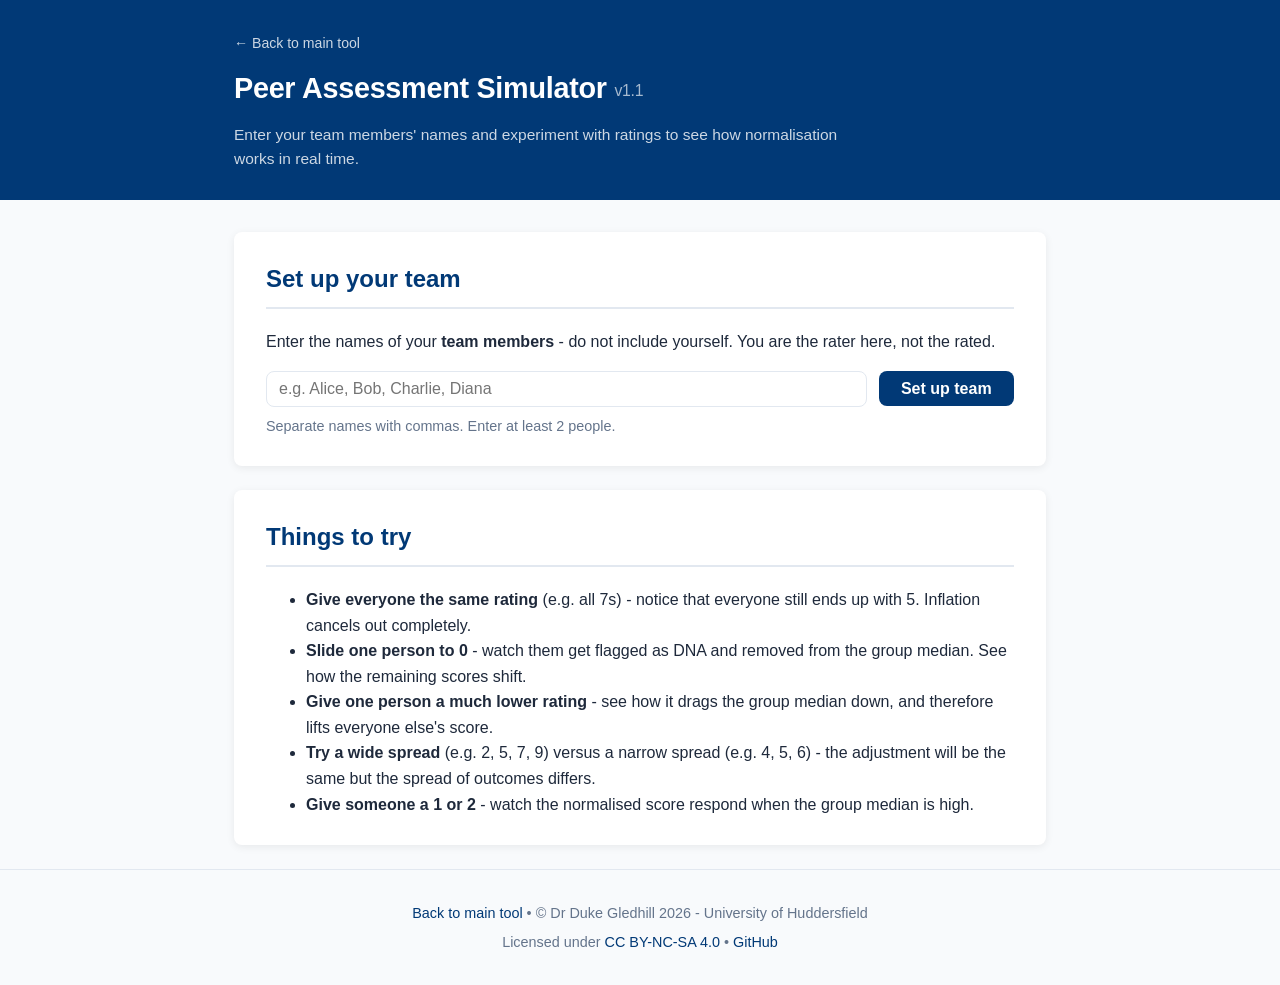
<file: docs/simulator.html>
<!DOCTYPE html>
<html lang="en">
<head>
    <meta charset="UTF-8">
    <meta name="viewport" content="width=device-width, initial-scale=1.0">
    <title>Peer Assessment Simulator</title>
    <link rel="stylesheet" href="style.css">
    <style>
        .name-row {
            display: flex;
            gap: 0.75em;
            align-items: center;
            flex-wrap: wrap;
        }

        .name-row input[type="text"] {
            flex: 1;
            min-width: 200px;
            font-size: 1em;
            padding: 0.5em 0.75em;
            border: 1px solid var(--border);
            border-radius: var(--radius);
            outline: none;
            font-family: inherit;
        }

        .name-row input[type="text"]:focus {
            border-color: var(--blue);
            box-shadow: 0 0 0 2px rgba(1,57,118,0.1);
        }

        .btn {
            background: var(--blue);
            color: #fff;
            border: none;
            border-radius: var(--radius);
            padding: 0.55em 1.4em;
            font-size: 1em;
            font-weight: bold;
            cursor: pointer;
            font-family: inherit;
            transition: background 0.15s;
        }

        .btn:hover { background: var(--blue-dark); }

        .btn-outline {
            background: none;
            color: var(--blue);
            border: 2px solid var(--blue);
        }

        .btn-outline:hover { background: var(--blue-light); }

        /* Rating table */
        #rating-table td { vertical-align: middle; padding: 10px 12px; }

        input[type="range"] {
            width: 100%;
            accent-color: var(--blue);
            cursor: pointer;
            height: 6px;
            position: relative;
            z-index: 1;
        }

        .slider-wrap {
            display: flex;
            align-items: center;
            gap: 0.75em;
        }

        .slider-wrap span.endpoint {
            font-size: 0.78em;
            color: var(--text-muted);
            white-space: nowrap;
        }

        /* Track wrapper holds slider + median line */
        .slider-track-wrap {
            flex: 1;
            position: relative;
            display: flex;
            align-items: center;
        }

        .slider-track-wrap input[type="range"] {
            width: 100%;
        }

        .median-line {
            position: absolute;
            top: 50%;
            transform: translate(-50%, -50%);
            width: 3px;
            height: 22px;
            background: var(--blue);
            opacity: 0.45;
            pointer-events: none;
            border-radius: 2px;
            transition: left 0.12s ease;
            z-index: 0;
        }

        .rating-val {
            font-weight: bold;
            color: var(--blue);
            font-size: 1.15em;
            min-width: 1.4em;
            text-align: center;
        }

        .rating-val.is-dna {
            color: var(--text-muted);
        }

        .score-badge {
            display: inline-flex;
            align-items: center;
            justify-content: center;
            width: 2.4em;
            height: 2.1em;
            border-radius: 0.4em;
            font-weight: bold;
            font-size: 1em;
        }

        .score-high { background: #dcfce7; color: #166534; }
        .score-mid  { background: var(--blue-light); color: var(--blue); }
        .score-low  { background: #fee2e2; color: #991b1b; }
        .score-dna  { background: #f1f5f9; color: var(--text-muted); font-size: 0.82em; }

        /* Dim entire row when DNA */
        tr.row-dna td { opacity: 0.5; }
        tr.row-dna td:first-child,
        tr.row-dna td:last-child { opacity: 1; }

        /* Stat row */
        .stat-row {
            display: flex;
            gap: 1em;
            flex-wrap: wrap;
            margin: 1.25em 0 0.5em;
        }

        .stat-box {
            flex: 1;
            min-width: 110px;
            background: var(--blue-light);
            border-radius: var(--radius);
            padding: 0.75em 1em;
            text-align: center;
        }

        .stat-label {
            font-size: 0.8em;
            color: var(--text-muted);
            margin-bottom: 0.2em;
        }

        .stat-value {
            font-size: 1.6em;
            font-weight: bold;
            color: var(--blue);
        }

        #rating-section { display: none; }
    </style>
</head>
<body>

<header>
    <div class="container">
        <p style="margin: 0 0 0.75em; font-size: 0.88em; opacity: 0.8;"><a href="index.html" style="color: #fff; text-decoration: none;">&larr; Back to main tool</a></p>
        <h1>Peer Assessment Simulator <span class="version">v1.1</span></h1>
        <p class="subtitle">Enter your team members' names and experiment with ratings to see how normalisation works in real time.</p>
    </div>
</header>

<div class="container">

    <section class="docs-section">
        <h2>Set up your team</h2>
        <p>Enter the names of your <strong>team members</strong> - do not include yourself. You are the rater here, not the rated.</p>
        <div class="name-row">
            <input type="text" id="names-input" placeholder="e.g. Alice, Bob, Charlie, Diana" />
            <button class="btn" id="setup-btn">Set up team</button>
        </div>
        <p class="upload-hint" style="text-align: left; margin-top: 0.6em;">Separate names with commas. Enter at least 2 people.</p>
    </section>

    <section class="docs-section" id="rating-section">

        <div class="tip">
            <strong>Simulation only - not your actual scores.</strong>
            This tool processes only your ratings. In the real assessment, each person's score is the average of ratings from <em>all</em> their peers, and normalisation is applied to those averaged scores. What this simulator shows is: <em>if everyone on your team rated exactly as you are rating here, these would be the resulting normalised scores.</em> Use it to understand how normalisation works - not to predict your final result.
            <br><br>
            <strong>DNA simplification:</strong> In this simulator, rating someone <strong>0</strong> immediately flags them as Did Not Attend (DNA). In the real tool, DNA is only triggered when <em>every</em> peer gives a score of 0 &mdash; a single 0 from one rater is not enough.
        </div>

        <h2 style="margin-top: 1.25em;">Your ratings</h2>
        <p>Drag each slider to set your rating (0 = Did Not Attend, 5 = average contribution, 9 = outstanding). Your module brief defines how each score maps to a grade adjustment. The <strong>blue line</strong> marks the current group median across all sliders. Results update instantly.</p>

        <table id="rating-table">
            <thead>
                <tr>
                    <th style="width: 22%">Team member</th>
                    <th>Your rating (0-9)</th>
                    <th style="width: 6%; text-align: center">Value</th>
                    <th style="width: 18%; text-align: center">Normalised score</th>
                </tr>
            </thead>
            <tbody id="rating-tbody"></tbody>
        </table>

        <div class="stat-row">
            <div class="stat-box">
                <div class="stat-label">Group median (raw, excl. DNA)</div>
                <div class="stat-value" id="stat-median">-</div>
            </div>
            <div class="stat-box">
                <div class="stat-label">Normalisation adjustment</div>
                <div class="stat-value" id="stat-adj">-</div>
            </div>
            <div class="stat-box">
                <div class="stat-label">Target</div>
                <div class="stat-value">5</div>
            </div>
        </div>

        <p style="font-size: 0.9em; color: var(--text-muted); margin-top: 0.5em;">
            The <strong>blue line</strong> shows where the group median sits on each slider track. The <strong>adjustment</strong> shifts all non-DNA scores so that median lands on 5. Students rated 0 are flagged as DNA and excluded from the median calculation.
        </p>

        <div style="margin-top: 1.25em; display: flex; gap: 0.75em; flex-wrap: wrap;">
            <button class="btn btn-outline" id="reset-btn">Change names</button>
        </div>
    </section>

    <section class="docs-section">
        <h2>Things to try</h2>
        <ul>
            <li><strong>Give everyone the same rating</strong> (e.g. all 7s) - notice that everyone still ends up with 5. Inflation cancels out completely.</li>
            <li><strong>Slide one person to 0</strong> - watch them get flagged as DNA and removed from the group median. See how the remaining scores shift.</li>
            <li><strong>Give one person a much lower rating</strong> - see how it drags the group median down, and therefore lifts everyone else's score.</li>
            <li><strong>Try a wide spread</strong> (e.g. 2, 5, 7, 9) versus a narrow spread (e.g. 4, 5, 6) - the adjustment will be the same but the spread of outcomes differs.</li>
            <li><strong>Give someone a 1 or 2</strong> - watch the normalised score respond when the group median is high.</li>
        </ul>
    </section>

</div>

<footer>
    <div class="container">
        <a href="index.html">Back to main tool</a>
        &bull;
        &copy; Dr Duke Gledhill 2026 - University of Huddersfield<br>
        Licensed under <a href="https://creativecommons.org/licenses/by-nc-sa/4.0/" target="_blank" rel="noopener">CC BY-NC-SA 4.0</a>
        &bull;
        <a href="https://github.com/drdukegledhill/PeerAssessmentforTeamProjects" target="_blank" rel="noopener">GitHub</a>
    </div>
</footer>

<script>
    let members = [];

    function bankersRound(n) {
        const floor = Math.floor(n);
        const frac = n - floor;
        if (Math.abs(frac - 0.5) < 1e-10) {
            return floor % 2 === 0 ? floor : floor + 1;
        }
        return Math.round(n);
    }

    // Calculate where a slider thumb sits as a % of the element width.
    // Accounts for thumb half-width so the line stays visually aligned with the thumb.
    function thumbPercent(slider, val) {
        const min = parseFloat(slider.min);
        const max = parseFloat(slider.max);
        const w = slider.offsetWidth;
        const thumbW = 16; // approximate browser default thumb width (px)
        if (w <= thumbW) return (val - min) / (max - min) * 100;
        const pct = (thumbW / 2 + (val - min) / (max - min) * (w - thumbW)) / w;
        return pct * 100;
    }

    function setupTeam() {
        const raw = document.getElementById('names-input').value;
        const names = raw.split(',').map(s => s.trim()).filter(s => s.length > 0);

        if (names.length < 2) {
            alert('Please enter at least 2 team members, separated by commas.');
            return;
        }

        members = names;
        buildTable();
        document.getElementById('rating-section').style.display = 'block';
        document.getElementById('rating-section').scrollIntoView({ behavior: 'smooth', block: 'start' });
        recalculate();
    }

    function buildTable() {
        const tbody = document.getElementById('rating-tbody');
        tbody.innerHTML = '';
        members.forEach((name, i) => {
            const tr = document.createElement('tr');
            tr.id = `row-${i}`;
            tr.innerHTML = `
                <td>${name}</td>
                <td>
                    <div class="slider-wrap">
                        <span class="endpoint">0</span>
                        <div class="slider-track-wrap" id="track-wrap-${i}">
                            <input type="range" min="0" max="9" value="5" id="slider-${i}" oninput="recalculate()">
                            <div class="median-line" id="median-line-${i}"></div>
                        </div>
                        <span class="endpoint">9</span>
                    </div>
                </td>
                <td style="text-align:center"><span class="rating-val" id="val-${i}">5</span></td>
                <td style="text-align:center"><span class="score-badge score-mid" id="score-${i}">5</span></td>
            `;
            tbody.appendChild(tr);
        });
    }

    function recalculate() {
        const ratings = members.map((_, i) => {
            const v = parseInt(document.getElementById(`slider-${i}`).value);
            const valEl = document.getElementById(`val-${i}`);
            valEl.textContent = v;
            valEl.className = v === 0 ? 'rating-val is-dna' : 'rating-val';
            return v;
        });

        // DNA = rating of 0 (excluded from median, same as main tool)
        const attendeeRatings = ratings.filter(r => r > 0);
        const hasAttendees = attendeeRatings.length > 0;

        // Median using same method as Python: sorted[floor(n/2)]
        let median = null;
        let adjustment = 0;
        if (hasAttendees) {
            const sorted = [...attendeeRatings].sort((a, b) => a - b);
            median = sorted[Math.floor(sorted.length / 2)];
            adjustment = 5 - median;
        }

        // Update stat boxes
        document.getElementById('stat-median').textContent = median !== null ? median : 'N/A';
        document.getElementById('stat-adj').textContent = median !== null
            ? (adjustment >= 0 ? '+' : '') + adjustment
            : 'N/A';

        // Update each row
        ratings.forEach((r, i) => {
            const badge = document.getElementById(`score-${i}`);
            const row = document.getElementById(`row-${i}`);

            if (r === 0) {
                // DNA
                badge.textContent = 'DNA';
                badge.className = 'score-badge score-dna';
                row.className = 'row-dna';
            } else {
                row.className = '';
                if (median !== null) {
                    const score = Math.max(0, Math.min(9, bankersRound(r + adjustment)));
                    badge.textContent = score;
                    badge.className = 'score-badge ' + (score >= 6 ? 'score-high' : score <= 3 ? 'score-low' : 'score-mid');
                } else {
                    badge.textContent = '-';
                    badge.className = 'score-badge score-mid';
                }
            }
        });

        // Update median line positions on all sliders
        members.forEach((_, i) => {
            const slider = document.getElementById(`slider-${i}`);
            const line = document.getElementById(`median-line-${i}`);
            if (!slider || !line) return;
            if (median !== null) {
                line.style.left = thumbPercent(slider, median) + '%';
                line.style.display = 'block';
            } else {
                line.style.display = 'none';
            }
        });
    }

    function resetTeam() {
        document.getElementById('rating-section').style.display = 'none';
        members = [];
        window.scrollTo({ top: 0, behavior: 'smooth' });
        document.getElementById('names-input').focus();
    }

    document.getElementById('setup-btn').addEventListener('click', setupTeam);
    document.getElementById('names-input').addEventListener('keydown', e => {
        if (e.key === 'Enter') setupTeam();
    });
    document.addEventListener('DOMContentLoaded', () => {
        document.getElementById('reset-btn').addEventListener('click', resetTeam);
        // Recalculate median lines on resize so thumb positions stay accurate
        window.addEventListener('resize', recalculate);
    });
</script>

</body>
</html>
</file>
<file: docs/style.css>
:root {
    --blue: #013976;
    --blue-dark: #013976;
    --blue-light: #E6F2FB;
    --text: #1e293b;
    --text-muted: #64748b;
    --border: #e2e8f0;
    --bg: #f8fafc;
    --white: #fff;
    --radius: 8px;
    --shadow: 0 2px 8px rgba(0,0,0,0.07);
    --green: #166534;
    --amber-bg: #fefce8;
    --amber-border: #ca8a04;
    --amber-top: #fde68a;
    --amber-text: #92400e;
}

* { box-sizing: border-box; }

body {
    font-family: Arial, sans-serif;
    margin: 0;
    background: var(--bg);
    color: var(--text);
    line-height: 1.6;
    overflow-x: hidden;
}

.container {
    max-width: 860px;
    margin: 0 auto;
    padding: 0 1.5em;
}

/* ── Header ── */
header {
    background: var(--blue-dark);
    color: #fff;
    padding: 2em 0 1.75em;
    margin-bottom: 2em;
}

header h1 {
    margin: 0 0 0.4em;
    font-size: 1.8em;
    letter-spacing: -0.01em;
}

header .subtitle {
    margin: 0;
    opacity: 0.8;
    font-size: 0.97em;
    max-width: 640px;
}

.version {
    font-size: 0.55em;
    font-weight: normal;
    opacity: 0.65;
    vertical-align: middle;
}

/* ── Upload section ── */
.upload-section {
    background: var(--white);
    border: 2px dashed var(--blue);
    border-radius: var(--radius);
    padding: 1.75em 2em;
    margin-bottom: 2em;
    text-align: center;
}

.upload-label {
    font-weight: bold;
    font-size: 1.05em;
    color: var(--blue);
    margin: 0 0 0.75em;
}

.upload-section input[type="file"] {
    font-size: 1em;
    margin-bottom: 0.75em;
}

.upload-hint {
    color: var(--text-muted);
    font-size: 0.9em;
    margin: 0.5em 0 0;
}

/* ── Report output ── */
#output {
    margin-bottom: 2.5em;
}

.export-actions {
    display: flex;
    flex-wrap: wrap;
    align-items: center;
    gap: 0.75em 1em;
    margin: 0 0 1em;
}

.export-btn {
    border: 1px solid var(--blue);
    background: var(--blue);
    color: #fff;
    border-radius: 6px;
    padding: 0.55em 0.9em;
    font-size: 0.92em;
    font-weight: bold;
    cursor: pointer;
}

.export-btn:hover {
    background: var(--blue-dark);
}

.export-btn-secondary {
    background: var(--white);
    color: var(--blue);
}

.export-btn-secondary:hover {
    background: var(--blue-light);
}

.export-meta {
    margin: 0;
    color: var(--text-muted);
    font-size: 0.9em;
}

#output h2 {
    color: var(--blue);
    border-bottom: 2px solid var(--border);
    padding-bottom: 0.35em;
    margin-top: 1.5em;
}

#output h2:first-child {
    margin-top: 0;
}

/* ── Tables ── */
table {
    border-collapse: collapse;
    width: 100%;
    margin-top: 0.75em;
    font-size: 0.97em;
}

th, td {
    border: 1px solid var(--border);
    padding: 8px 12px;
    text-align: left;
}

th {
    background: var(--blue-light);
    color: var(--blue);
    font-weight: bold;
}

tr:nth-child(even) { background: #f8fafc; }

/* ── Feedback cards (rendered by JS) ── */
.feedback-card {
    margin-bottom: 1.25em;
    padding: 1.25em 1.5em;
    border: 1px solid var(--border);
    border-radius: var(--radius);
    background: var(--white);
}

.feedback-card h3 {
    margin: 0 0 0.5em;
    color: var(--text);
}

/* ── Docs sections ── */
.docs-section {
    background: var(--white);
    border-radius: var(--radius);
    box-shadow: var(--shadow);
    padding: 1.75em 2em;
    margin-bottom: 1.5em;
}

.docs-section h2 {
    margin-top: 0;
    color: var(--blue);
    border-bottom: 2px solid var(--border);
    padding-bottom: 0.35em;
}

.docs-section h3 {
    color: var(--text);
    margin-top: 1.25em;
}

.docs-section p:last-child,
.docs-section ul:last-child,
.docs-section ol:last-child {
    margin-bottom: 0;
}

/* ── Tabs ── */
.tabs {
    margin-top: 0.25em;
}

.tab-btns {
    display: flex;
    gap: 0;
    border-bottom: 2px solid var(--border);
    margin-bottom: 1.25em;
}

.tab-btn {
    background: none;
    border: none;
    border-bottom: 3px solid transparent;
    margin-bottom: -2px;
    padding: 0.6em 1.25em;
    font-size: 0.97em;
    font-weight: bold;
    color: var(--text-muted);
    cursor: pointer;
    transition: color 0.15s, border-color 0.15s;
}

.tab-btn:hover {
    color: var(--blue);
}

.tab-btn.active {
    color: var(--blue);
    border-bottom-color: var(--blue);
}

.tab-panel {
    display: none;
}

.tab-panel.active {
    display: block;
}

/* ── Numbered steps ── */
.steps {
    counter-reset: steps;
    padding-left: 0;
    list-style: none;
    margin: 0.75em 0;
}

.steps li {
    counter-increment: steps;
    padding: 0.65em 0 0.65em 3em;
    position: relative;
    border-bottom: 1px solid var(--border);
}

.steps li:last-child { border-bottom: none; }

.steps li::before {
    content: counter(steps);
    position: absolute;
    left: 0;
    top: 0.65em;
    width: 1.75em;
    height: 1.75em;
    background: var(--blue);
    color: #fff;
    border-radius: 50%;
    display: flex;
    align-items: center;
    justify-content: center;
    font-size: 0.82em;
    font-weight: bold;
}

.steps li ul {
    margin: 0.4em 0 0.1em;
    padding-left: 1.25em;
}

/* ── Tip / rationale callout ── */
.tip, .rationale-callout {
    background: var(--blue-light);
    border-left: 4px solid var(--blue);
    padding: 0.75em 1em;
    border-radius: 0 var(--radius) var(--radius) 0;
    color: var(--text);
}

.tip {
    font-size: 0.95em;
    margin: 1.25em 0 0;
}

/* ── Code ── */
code {
    background: #f1f5f9;
    padding: 0.15em 0.4em;
    border-radius: 4px;
    font-size: 0.88em;
    font-family: "Courier New", monospace;
}

pre {
    background: #1e293b;
    color: #e2e8f0;
    padding: 1.25em 1.5em;
    border-radius: var(--radius);
    overflow-x: auto;
    font-size: 0.85em;
    line-height: 1.65;
    margin: 0.75em 0 0;
}

pre code {
    background: none;
    padding: 0;
    color: inherit;
    font-size: 1em;
    border-radius: 0;
}

/* ── Collapsible rationale ── */
details > summary {
    cursor: pointer;
    color: var(--blue);
    border-bottom: 2px solid var(--border);
    padding-bottom: 0.35em;
    margin-bottom: 1em;
    font-size: 1.17em;
    font-weight: bold;
    list-style: none;
    display: flex;
    align-items: center;
    gap: 0.5em;
    user-select: none;
}
details > summary::-webkit-details-marker { display: none; }
details > summary::before {
    content: '\25B6';
    font-size: 0.7em;
    transition: transform 0.2s;
    color: var(--blue);
}
details[open] > summary::before { transform: rotate(90deg); }
details > summary:hover { color: var(--blue-dark); }
details > summary:hover::before { color: var(--blue-dark); }

.rationale-q {
    font-weight: bold;
    color: var(--text);
    margin: 1.25em 0 0.3em;
    font-size: 0.99em;
}
.ref-block {
    font-size: 0.78em;
    color: var(--text-muted);
    border-left: 3px solid var(--border);
    padding: 0.4em 0.75em;
    margin: 0.75em 0 0;
    line-height: 1.65;
}

.rationale-callout {
    font-style: italic;
    margin: 0.5em 0 0.75em;
}

/* ── Two-scale illustration ── */
.scale-split {
    display: flex;
    align-items: stretch;
    gap: 0;
    margin: 1.25em 0 0;
    border-radius: var(--radius);
    overflow: hidden;
    border: 1px solid var(--border);
}

.scale-panel {
    flex: 1;
    padding: 1.1em 1.25em;
    text-align: center;
}

.scale-panel.scale-peer {
    background: #f0fdf4;
    border-right: 1px solid var(--border);
}

.scale-panel.scale-norm {
    background: var(--blue-light);
}

.scale-panel-label {
    font-size: 0.72em;
    font-weight: bold;
    text-transform: uppercase;
    letter-spacing: 0.06em;
    color: var(--text-muted);
    margin-bottom: 0.6em;
}

.scale-big-num {
    font-size: 2.8em;
    font-weight: bold;
    line-height: 1;
    margin-bottom: 0.15em;
    color: var(--text);
}

.scale-peer .scale-big-num { color: var(--green); }
.scale-norm .scale-big-num { color: var(--blue); }

.scale-brief-label {
    font-size: 0.88em;
    font-style: italic;
    color: var(--text-muted);
    margin-bottom: 0.5em;
}

.scale-working {
    font-size: 0.8em;
    color: var(--text-muted);
    line-height: 1.5;
    margin: 0;
}

.scale-not-same {
    font-size: 0.78em;
    font-weight: bold;
    color: var(--blue);
    margin-top: 0.4em;
}

.scale-caption {
    font-size: 0.86em;
    background: var(--amber-bg);
    border-left: 3px solid var(--amber-border);
    padding: 0.65em 0.9em;
    border-radius: 0 0 var(--radius) var(--radius);
    color: var(--text);
    line-height: 1.5;
    border-top: 1px solid var(--amber-top);
}

@media (max-width: 520px) {
    .scale-split { flex-direction: column; }
    .scale-panel.scale-peer { border-right: none; border-bottom: 1px solid var(--border); }
}

/* ── Footer ── */
footer {
    border-top: 1px solid var(--border);
    padding: 2em 0;
    margin-top: 1em;
    text-align: center;
    color: var(--text-muted);
    font-size: 0.9em;
    line-height: 2;
}

footer a {
    color: var(--blue);
    text-decoration: none;
}

footer a:hover { text-decoration: underline; }
</file>
